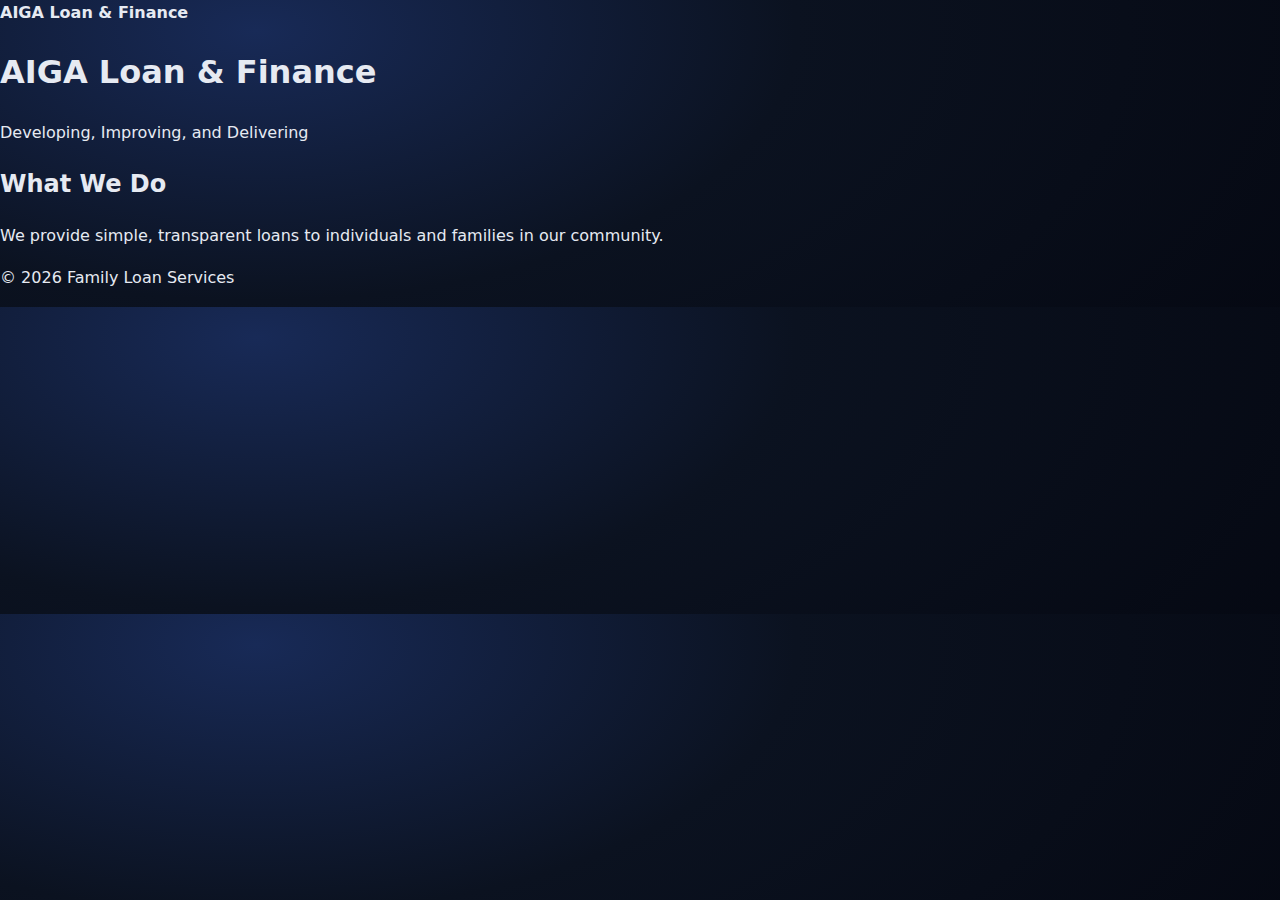
<file: index.html>
<!DOCTYPE html>
<html lang="en">
<head>
  <meta charset="UTF-8">
  <title>AIGA Loan & Finance</title>
  <link rel="stylesheet" href="style.css">
</head>
<body>

<nav>
  <strong>AIGA Loan & Finance</strong>
</nav>

<header>
  <h1>AIGA Loan & Finance</h1>
  <p>Developing, Improving, and Delivering </p>
</header>

<section>
  <h2>What We Do</h2>
  <p>
    We provide simple, transparent loans to individuals
    and families in our community.
  </p>
</section>

<footer>
  <p>© 2026 Family Loan Services</p>
</footer>

</body>
</html>
</file>
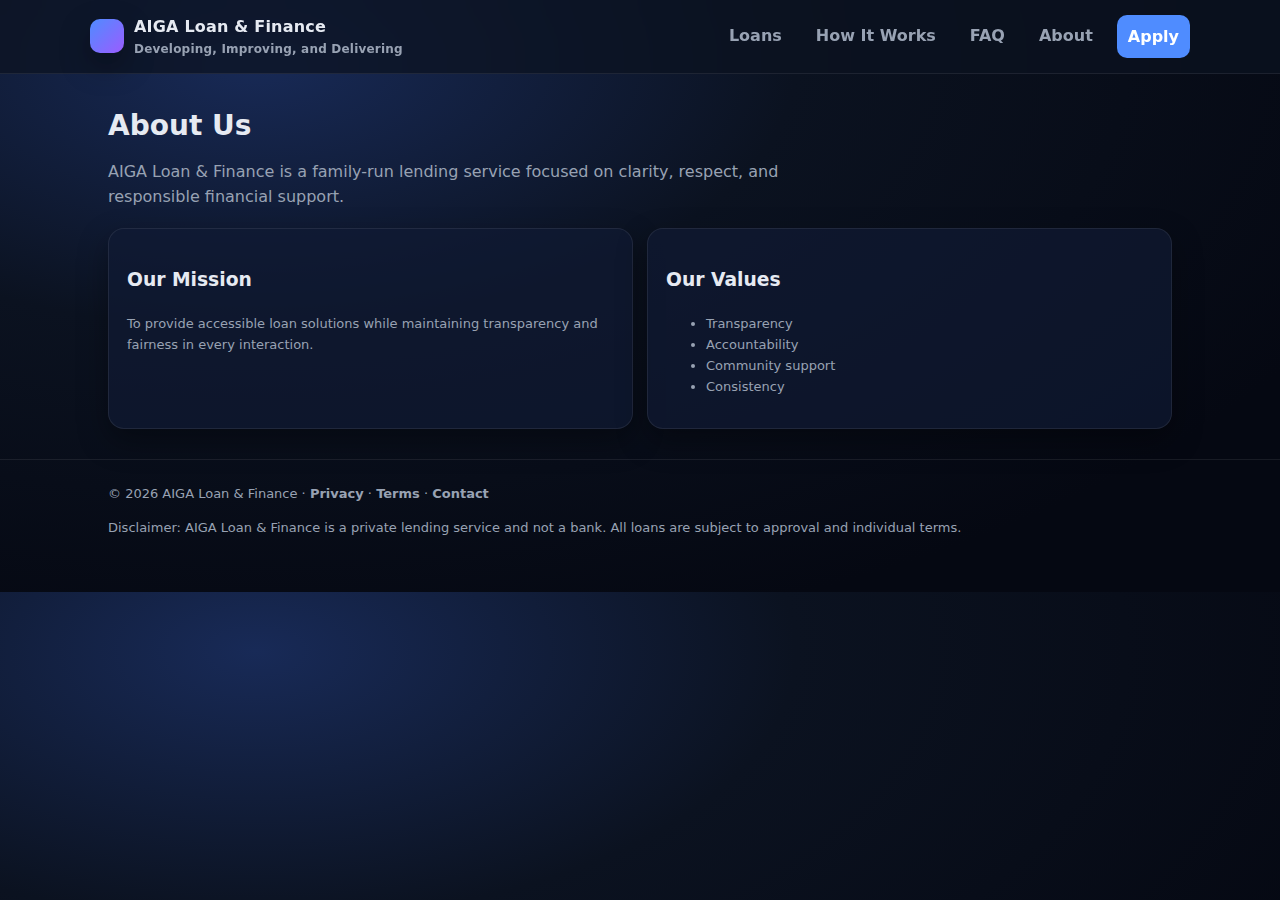
<file: about.html>
<!DOCTYPE html>
<html lang="en">
<head>
  <meta charset="UTF-8" />
  <meta name="viewport" content="width=device-width, initial-scale=1.0"/>
  <title>About · AIGA Loan & Finance</title>
  <link rel="stylesheet" href="style.css"/>
</head>
<body>

<!-- HEADER -->
<div class="topbar">
  <div class="container nav">
    <a class="brand" href="index.html">
      <span class="logo"></span>
      <span>AIGA Loan &amp; Finance
        <span style="display:block;font-size:12px;color:var(--muted);font-weight:700;">
          Developing, Improving, and Delivering
        </span>
      </span>
    </a>
    <div class="links">
      <a href="loans.html">Loans</a>
      <a href="how-it-works.html">How It Works</a>
      <a href="faq.html">FAQ</a>
      <a href="about.html">About</a>
      <a class="btn primary" href="apply.html">Apply</a>
    </div>
  </div>
</div>

<!-- CONTENT -->
<div class="section">
  <div class="container">
    <h2>About Us</h2>
    <p class="lead">
      AIGA Loan &amp; Finance is a family-run lending service focused on clarity,
      respect, and responsible financial support.
    </p>

    <div class="grid2">
      <div class="card pad">
        <h3>Our Mission</h3>
        <p class="small">
          To provide accessible loan solutions while maintaining transparency
          and fairness in every interaction.
        </p>
      </div>
      <div class="card pad">
        <h3>Our Values</h3>
        <ul class="small">
          <li>Transparency</li>
          <li>Accountability</li>
          <li>Community support</li>
          <li>Consistency</li>
        </ul>
      </div>
    </div>
  </div>
</div>

<!-- FOOTER -->
<div class="footer">
  <div class="container">
    <div class="small">
      © 2026 AIGA Loan &amp; Finance ·
      <a href="privacy.html">Privacy</a> ·
      <a href="terms.html">Terms</a> ·
      <a href="contact.html">Contact</a>
    </div>
    <p class="small">
      Disclaimer: AIGA Loan &amp; Finance is a private lending service and not a bank.
      All loans are subject to approval and individual terms.
    </p>
  </div>
</div>

</body>
</html>
</file>
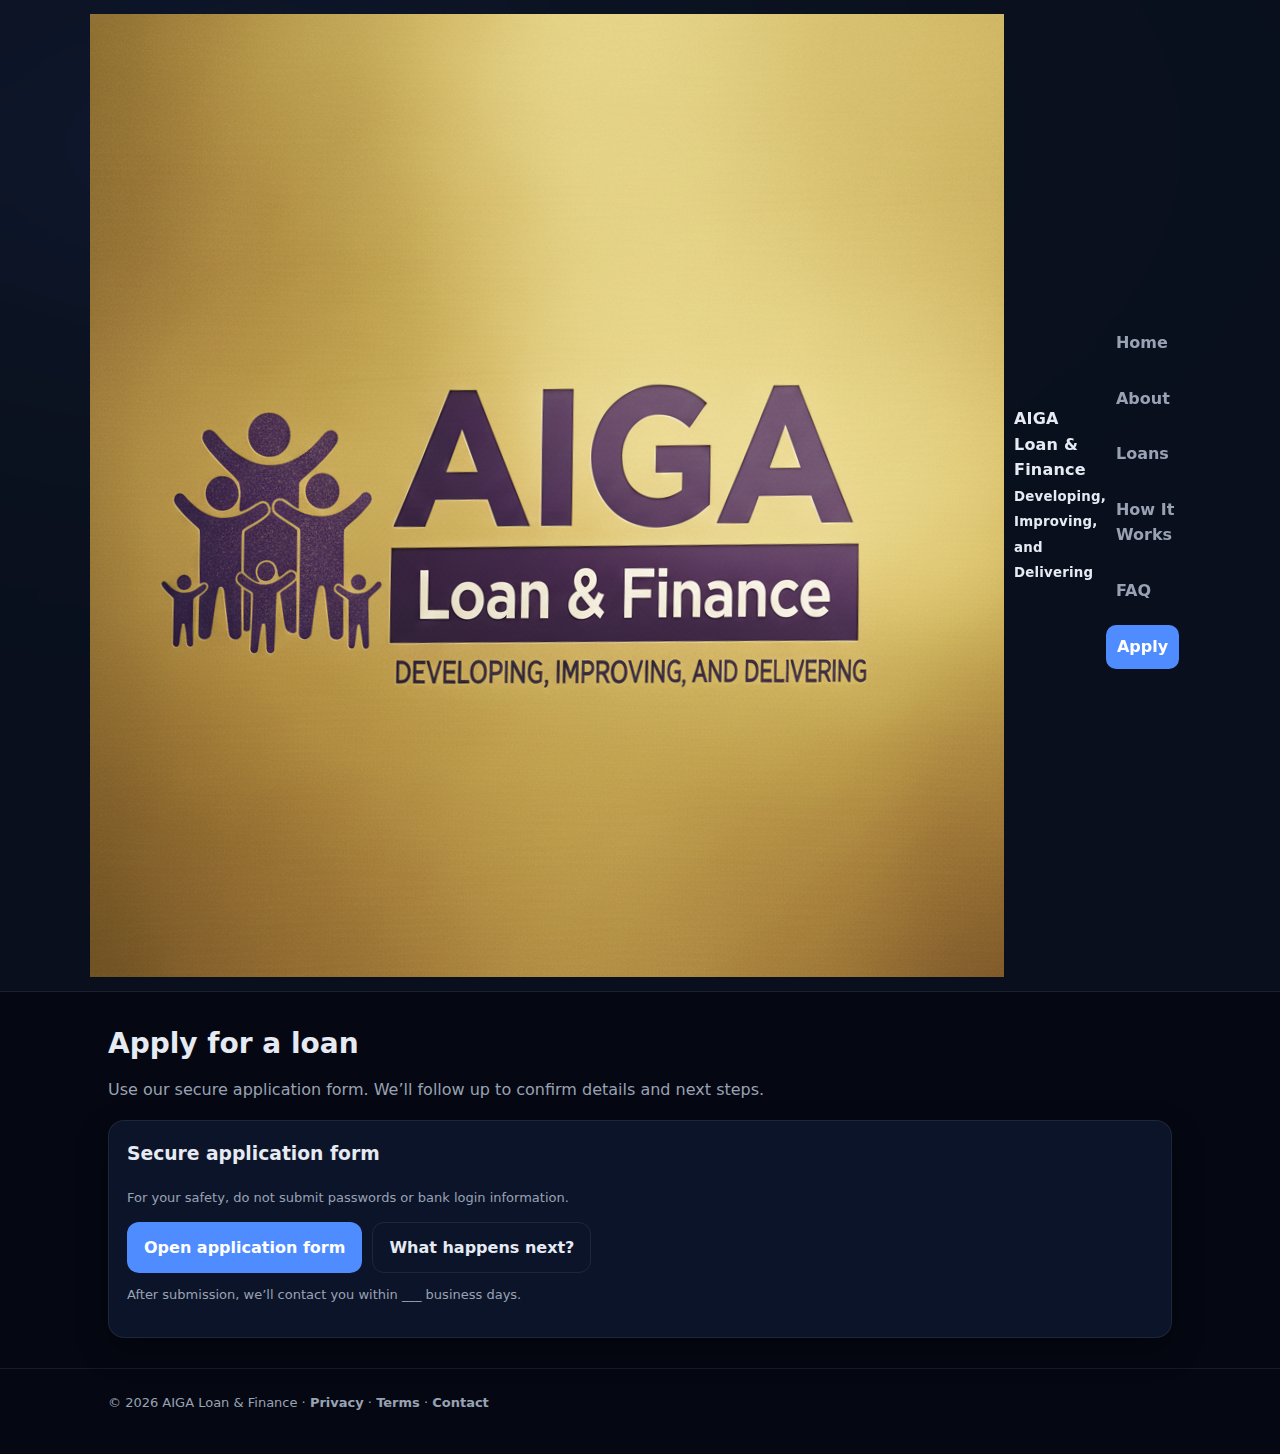
<file: apply.html>
<!DOCTYPE html>
<html lang="en">
<head>
  <meta charset="UTF-8" />
  <meta name="viewport" content="width=device-width, initial-scale=1.0"/>
  <title>Apply · AIGA Loan & Finance</title>
  <link rel="stylesheet" href="style.css"/>
</head>
<body>

<div class="topbar">
  <div class="container nav">
    <a class="brand" href="index.html">
      <img class="brand-logo" src="aiga-logo.png" alt="AIGA logo">
      <span class="brand-title">AIGA Loan &amp; Finance
        <small>Developing, Improving, and Delivering</small>
      </span>
    </a>
    <div class="links">
      <a href="index.html">Home</a>
      <a href="about.html">About</a>
      <a href="loans.html">Loans</a>
      <a href="how-it-works.html">How It Works</a>
      <a href="faq.html">FAQ</a>
      <a class="btn primary active" href="apply.html">Apply</a>
    </div>
  </div>
</div>

<div class="section">
  <div class="container">
    <h2>Apply for a loan</h2>
    <p class="lead">Use our secure application form. We’ll follow up to confirm details and next steps.</p>

    <div class="card pad">
      <h3 style="margin-top:0;">Secure application form</h3>
      <p class="small">For your safety, do not submit passwords or bank login information.</p>

      <div style="display:flex; gap:10px; flex-wrap:wrap;">
        <a class="btn primary" href="PASTE_FORM_LINK_HERE" target="_blank" rel="noopener">Open application form</a>
        <a class="btn ghost" href="how-it-works.html">What happens next?</a>
      </div>

      <p class="small" style="margin-top:12px;">
        After submission, we’ll contact you within ___ business days.
      </p>
    </div>
  </div>
</div>

<div class="footer">
  <div class="container">
    <div class="small">© 2026 AIGA Loan &amp; Finance · <a href="privacy.html">Privacy</a> · <a href="terms.html">Terms</a> · <a href="contact.html">Contact</a></div>
  </div>
</div>

</body>
</html>
</file>
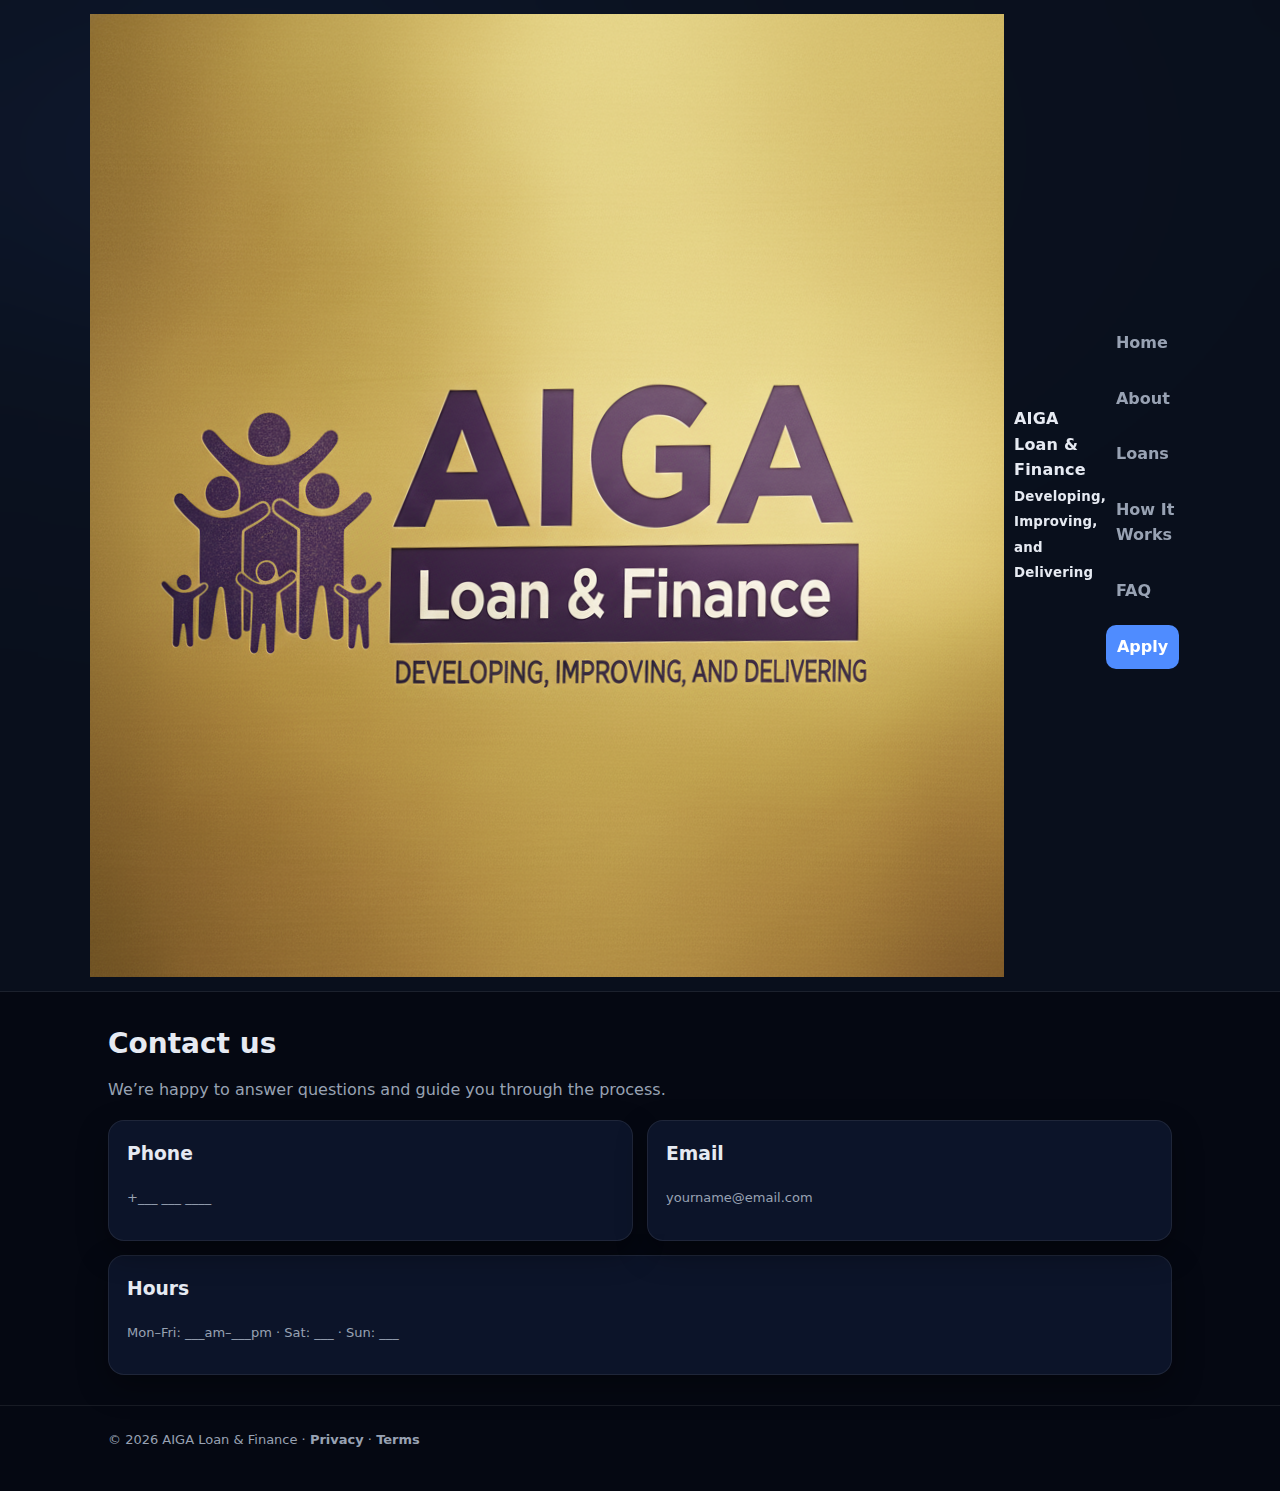
<file: contact.html>
<!DOCTYPE html>
<html lang="en">
<head>
  <meta charset="UTF-8" />
  <meta name="viewport" content="width=device-width, initial-scale=1.0"/>
  <title>Contact · AIGA Loan & Finance</title>
  <link rel="stylesheet" href="style.css"/>
</head>
<body>

<div class="topbar">
  <div class="container nav">
    <a class="brand" href="index.html">
      <img class="brand-logo" src="aiga-logo.png" alt="AIGA logo">
      <span class="brand-title">AIGA Loan &amp; Finance
        <small>Developing, Improving, and Delivering</small>
      </span>
    </a>
    <div class="links">
      <a href="index.html">Home</a>
      <a href="about.html">About</a>
      <a href="loans.html">Loans</a>
      <a href="how-it-works.html">How It Works</a>
      <a href="faq.html">FAQ</a>
      <a class="btn primary" href="apply.html">Apply</a>
    </div>
  </div>
</div>

<div class="section">
  <div class="container">
    <h2>Contact us</h2>
    <p class="lead">We’re happy to answer questions and guide you through the process.</p>

    <div class="grid2">
      <div class="card pad">
        <h3 style="margin-top:0;">Phone</h3>
        <p class="small">+___ ___ ____</p>
      </div>
      <div class="card pad">
        <h3 style="margin-top:0;">Email</h3>
        <p class="small">yourname@email.com</p>
      </div>
    </div>

    <div class="card pad" style="margin-top:14px;">
      <h3 style="margin-top:0;">Hours</h3>
      <p class="small">Mon–Fri: ___am–___pm · Sat: ___ · Sun: ___</p>
    </div>
  </div>
</div>

<div class="footer">
  <div class="container">
    <div class="small">© 2026 AIGA Loan &amp; Finance · <a href="privacy.html">Privacy</a> · <a href="terms.html">Terms</a></div>
  </div>
</div>

</body>
</html>
</file>
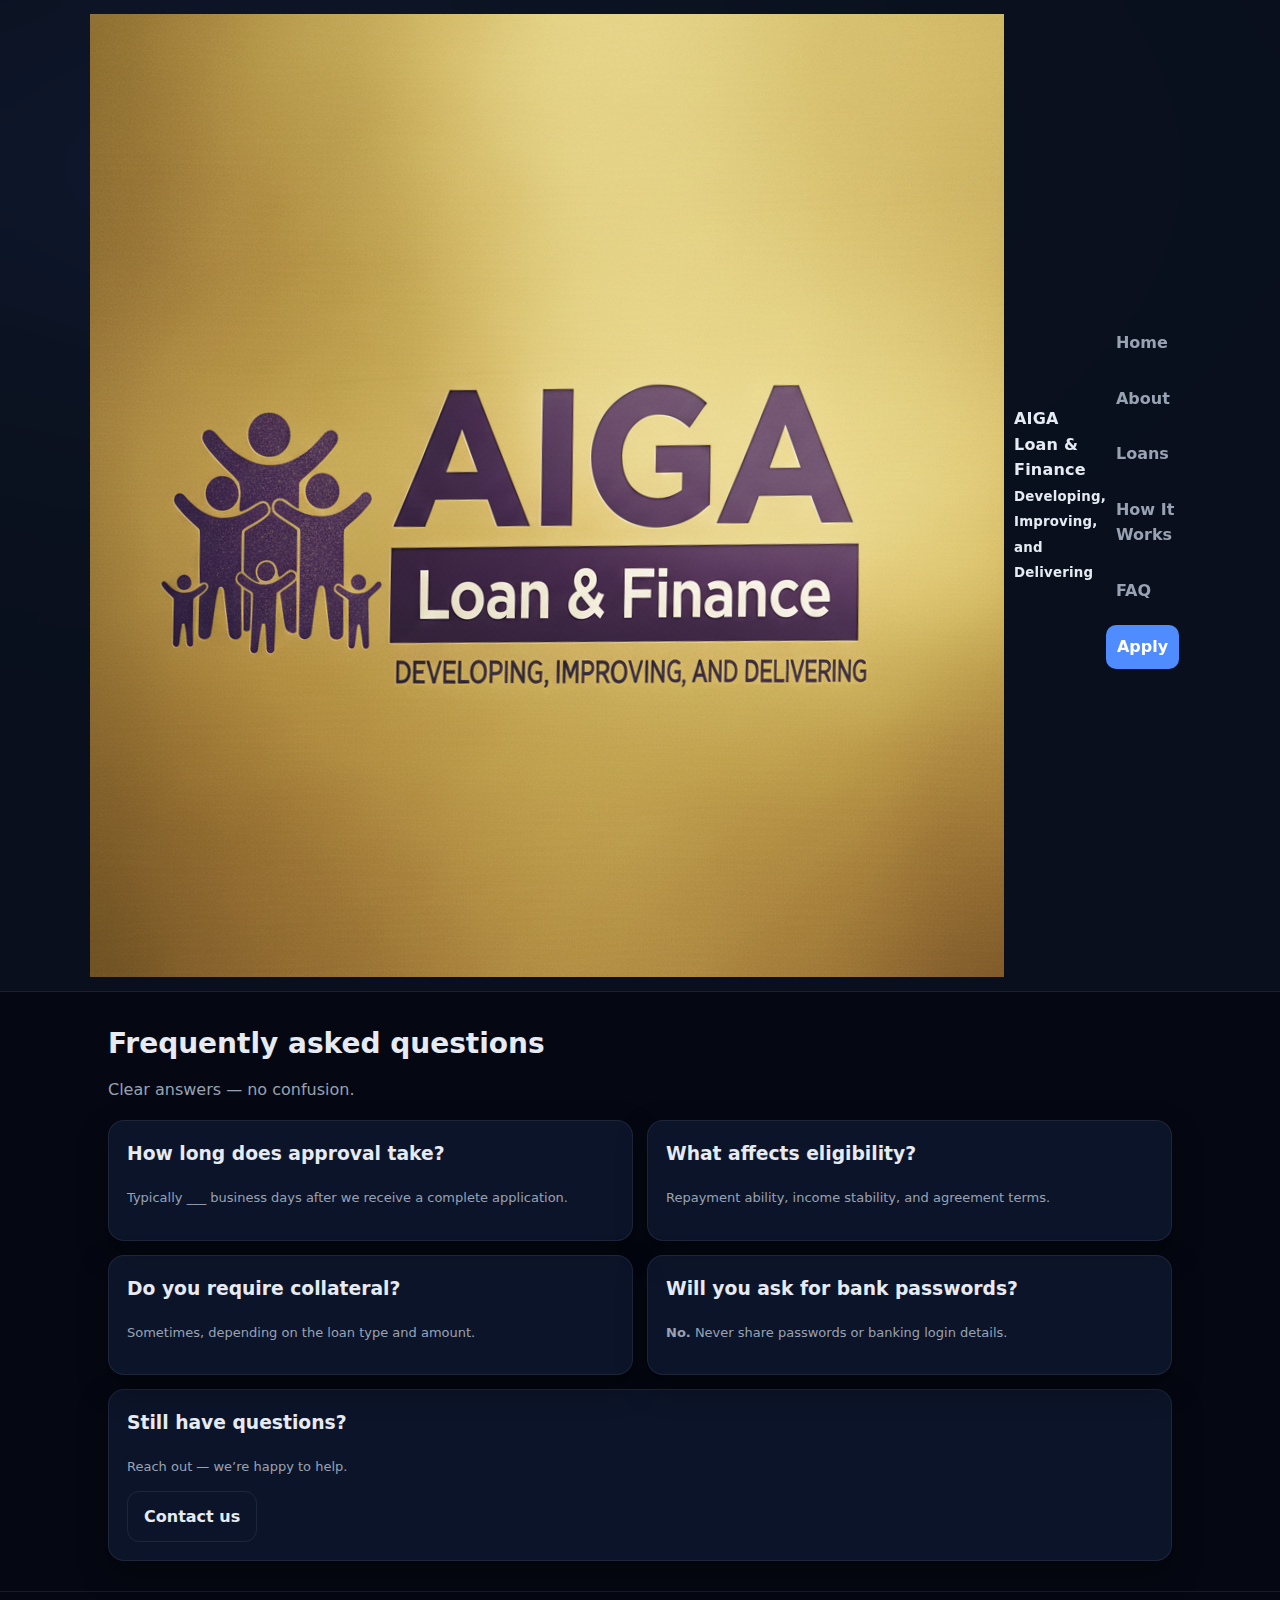
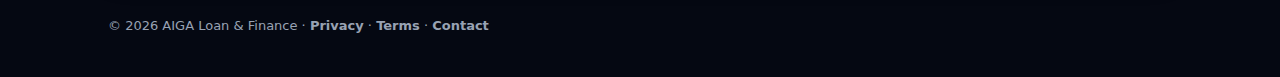
<file: faq.html>
<!DOCTYPE html>
<html lang="en">
<head>
  <meta charset="UTF-8" />
  <meta name="viewport" content="width=device-width, initial-scale=1.0"/>
  <title>FAQ · AIGA Loan & Finance</title>
  <link rel="stylesheet" href="style.css"/>
</head>
<body>

<div class="topbar">
  <div class="container nav">
    <a class="brand" href="index.html">
      <img class="brand-logo" src="aiga-logo.png" alt="AIGA logo">
      <span class="brand-title">AIGA Loan &amp; Finance
        <small>Developing, Improving, and Delivering</small>
      </span>
    </a>
    <div class="links">
      <a href="index.html">Home</a>
      <a href="about.html">About</a>
      <a href="loans.html">Loans</a>
      <a href="how-it-works.html">How It Works</a>
      <a class="active" href="faq.html">FAQ</a>
      <a class="btn primary" href="apply.html">Apply</a>
    </div>
  </div>
</div>

<div class="section">
  <div class="container">
    <h2>Frequently asked questions</h2>
    <p class="lead">Clear answers — no confusion.</p>

    <div class="grid2">
      <div class="card pad"><h3 style="margin-top:0;">How long does approval take?</h3><p class="small">Typically ___ business days after we receive a complete application.</p></div>
      <div class="card pad"><h3 style="margin-top:0;">What affects eligibility?</h3><p class="small">Repayment ability, income stability, and agreement terms.</p></div>
      <div class="card pad"><h3 style="margin-top:0;">Do you require collateral?</h3><p class="small">Sometimes, depending on the loan type and amount.</p></div>
      <div class="card pad"><h3 style="margin-top:0;">Will you ask for bank passwords?</h3><p class="small"><b>No.</b> Never share passwords or banking login details.</p></div>
    </div>

    <div class="card pad" style="margin-top:14px;">
      <h3 style="margin-top:0;">Still have questions?</h3>
      <p class="small">Reach out — we’re happy to help.</p>
      <a class="btn purple" href="contact.html">Contact us</a>
    </div>
  </div>
</div>

<div class="footer">
  <div class="container">
    <div class="small">© 2026 AIGA Loan &amp; Finance · <a href="privacy.html">Privacy</a> · <a href="terms.html">Terms</a> · <a href="contact.html">Contact</a></div>
  </div>
</div>

</body>
</html>
</file>
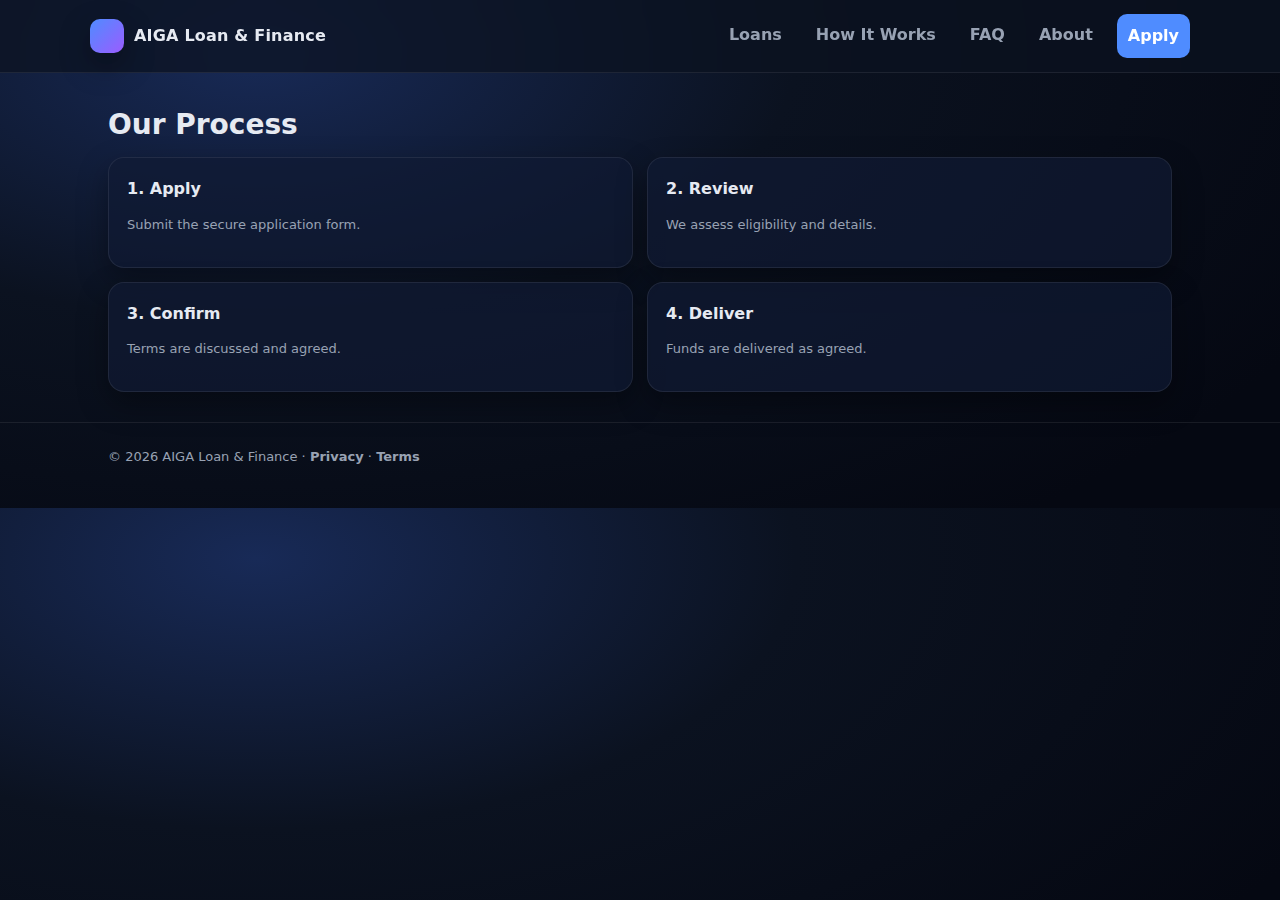
<file: how-it-works.html>
<!DOCTYPE html>
<html lang="en">
<head>
  <meta charset="UTF-8"/>
  <meta name="viewport" content="width=device-width, initial-scale=1.0"/>
  <title>How It Works · AIGA Loan & Finance</title>
  <link rel="stylesheet" href="style.css"/>
</head>
<body>

<div class="topbar">
  <div class="container nav">
    <a class="brand" href="index.html"><span class="logo"></span><span>AIGA Loan &amp; Finance</span></a>
    <div class="links">
      <a href="loans.html">Loans</a>
      <a href="how-it-works.html">How It Works</a>
      <a href="faq.html">FAQ</a>
      <a href="about.html">About</a>
      <a class="btn primary" href="apply.html">Apply</a>
    </div>
  </div>
</div>

<div class="section">
  <div class="container">
    <h2>Our Process</h2>
    <div class="grid2">
      <div class="card pad"><b>1. Apply</b><p class="small">Submit the secure application form.</p></div>
      <div class="card pad"><b>2. Review</b><p class="small">We assess eligibility and details.</p></div>
      <div class="card pad"><b>3. Confirm</b><p class="small">Terms are discussed and agreed.</p></div>
      <div class="card pad"><b>4. Deliver</b><p class="small">Funds are delivered as agreed.</p></div>
    </div>
  </div>
</div>

<div class="footer">
  <div class="container">
    <div class="small">© 2026 AIGA Loan &amp; Finance · <a href="privacy.html">Privacy</a> · <a href="terms.html">Terms</a></div>
  </div>
</div>

</body>
</html>
</file>
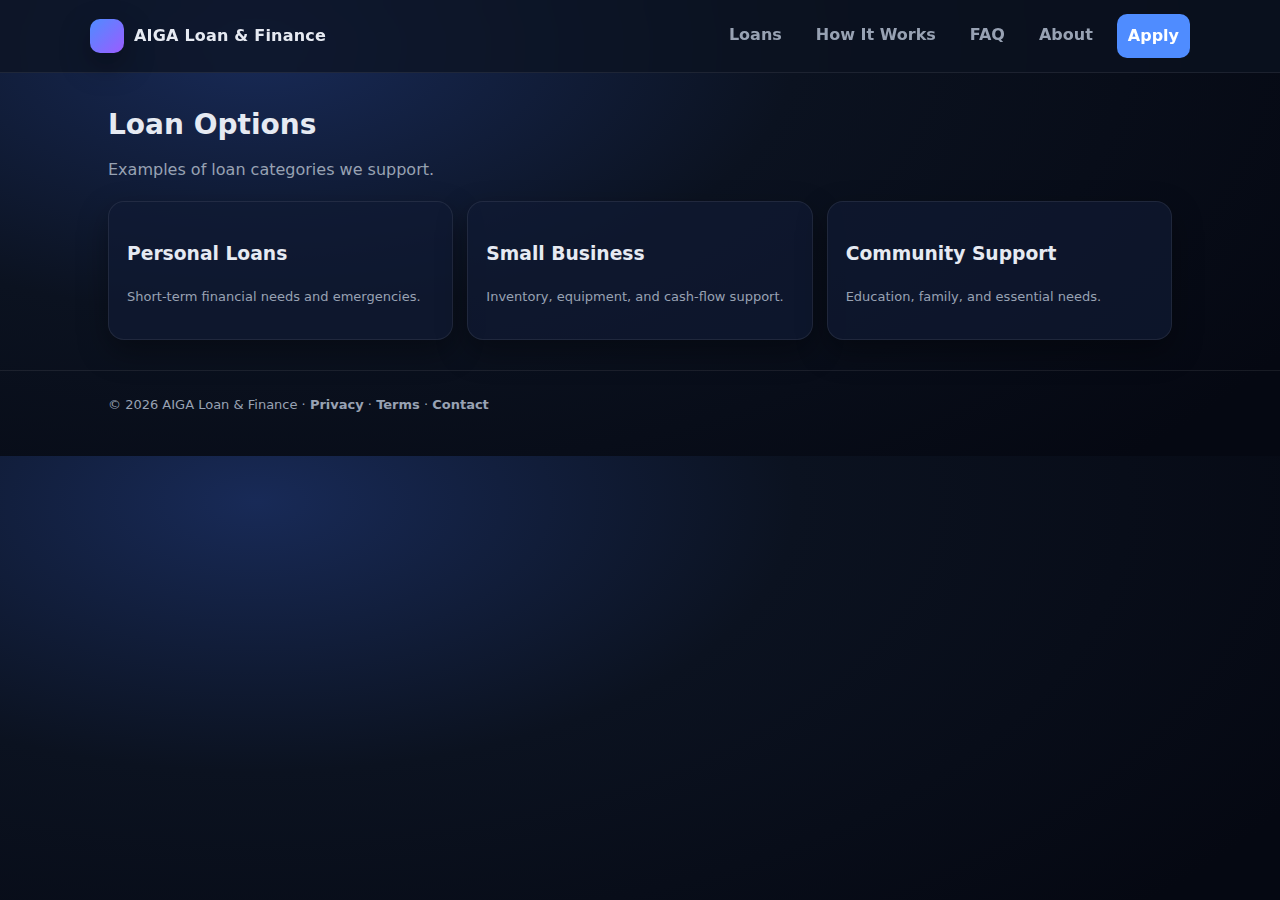
<file: loans.html>
<!DOCTYPE html>
<html lang="en">
<head>
  <meta charset="UTF-8"/>
  <meta name="viewport" content="width=device-width, initial-scale=1.0"/>
  <title>Loans · AIGA Loan & Finance</title>
  <link rel="stylesheet" href="style.css"/>
</head>
<body>

<!-- HEADER -->
<div class="topbar">
  <div class="container nav">
    <a class="brand" href="index.html"><span class="logo"></span><span>AIGA Loan &amp; Finance</span></a>
    <div class="links">
      <a href="loans.html">Loans</a>
      <a href="how-it-works.html">How It Works</a>
      <a href="faq.html">FAQ</a>
      <a href="about.html">About</a>
      <a class="btn primary" href="apply.html">Apply</a>
    </div>
  </div>
</div>

<!-- CONTENT -->
<div class="section">
  <div class="container">
    <h2>Loan Options</h2>
    <p class="lead">Examples of loan categories we support.</p>

    <div class="grid3">
      <div class="card pad">
        <h3>Personal Loans</h3>
        <p class="small">Short-term financial needs and emergencies.</p>
      </div>
      <div class="card pad">
        <h3>Small Business</h3>
        <p class="small">Inventory, equipment, and cash-flow support.</p>
      </div>
      <div class="card pad">
        <h3>Community Support</h3>
        <p class="small">Education, family, and essential needs.</p>
      </div>
    </div>
  </div>
</div>

<!-- FOOTER -->
<div class="footer">
  <div class="container">
    <div class="small">© 2026 AIGA Loan &amp; Finance · <a href="privacy.html">Privacy</a> · <a href="terms.html">Terms</a> · <a href="contact.html">Contact</a></div>
  </div>
</div>

</body>
</html>
</file>
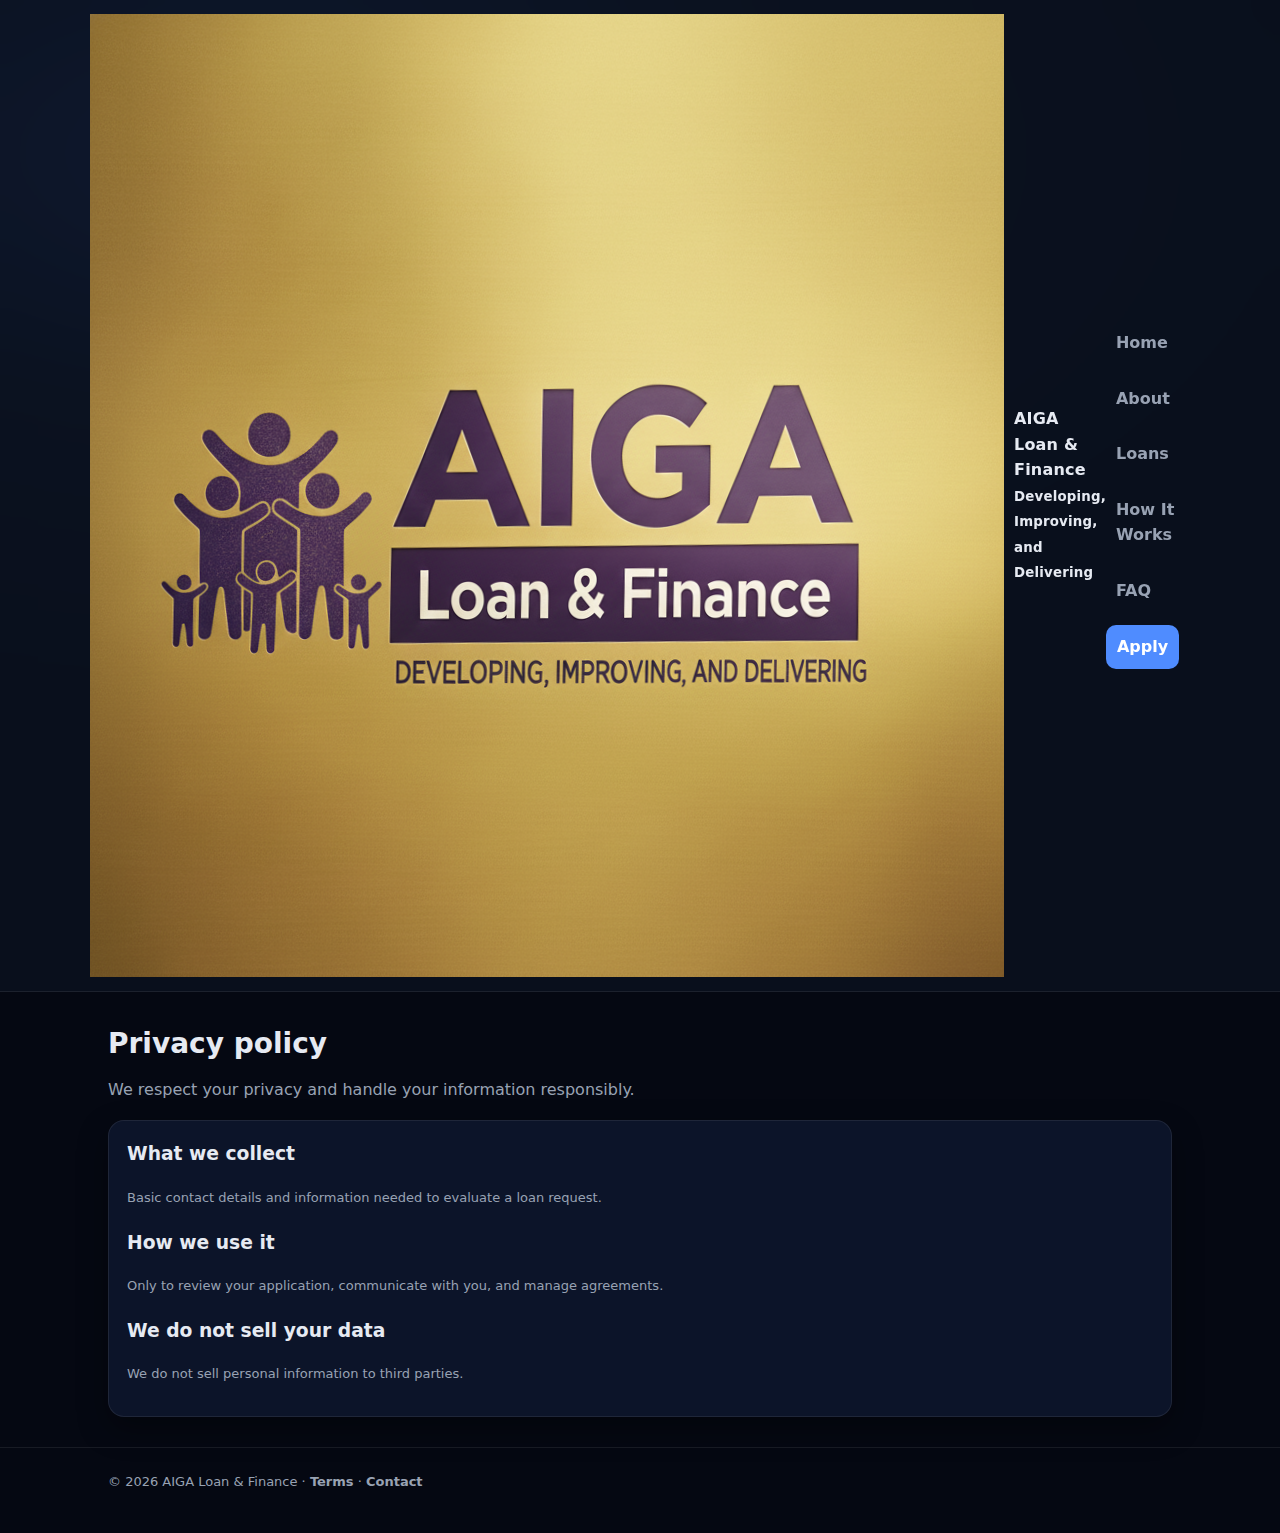
<file: privacy.html>
<!DOCTYPE html>
<html lang="en">
<head>
  <meta charset="UTF-8" />
  <meta name="viewport" content="width=device-width, initial-scale=1.0"/>
  <title>Privacy · AIGA Loan & Finance</title>
  <link rel="stylesheet" href="style.css"/>
</head>
<body>

<div class="topbar">
  <div class="container nav">
    <a class="brand" href="index.html">
      <img class="brand-logo" src="aiga-logo.png" alt="AIGA logo">
      <span class="brand-title">AIGA Loan &amp; Finance
        <small>Developing, Improving, and Delivering</small>
      </span>
    </a>
    <div class="links">
      <a href="index.html">Home</a>
      <a href="about.html">About</a>
      <a href="loans.html">Loans</a>
      <a href="how-it-works.html">How It Works</a>
      <a href="faq.html">FAQ</a>
      <a class="btn primary" href="apply.html">Apply</a>
    </div>
  </div>
</div>

<div class="section">
  <div class="container">
    <h2>Privacy policy</h2>
    <p class="lead">We respect your privacy and handle your information responsibly.</p>

    <div class="card pad">
      <h3 style="margin-top:0;">What we collect</h3>
      <p class="small">Basic contact details and information needed to evaluate a loan request.</p>

      <h3>How we use it</h3>
      <p class="small">Only to review your application, communicate with you, and manage agreements.</p>

      <h3>We do not sell your data</h3>
      <p class="small">We do not sell personal information to third parties.</p>
    </div>
  </div>
</div>

<div class="footer">
  <div class="container">
    <div class="small">© 2026 AIGA Loan &amp; Finance · <a href="terms.html">Terms</a> · <a href="contact.html">Contact</a></div>
  </div>
</div>

</body>
</html>
</file>
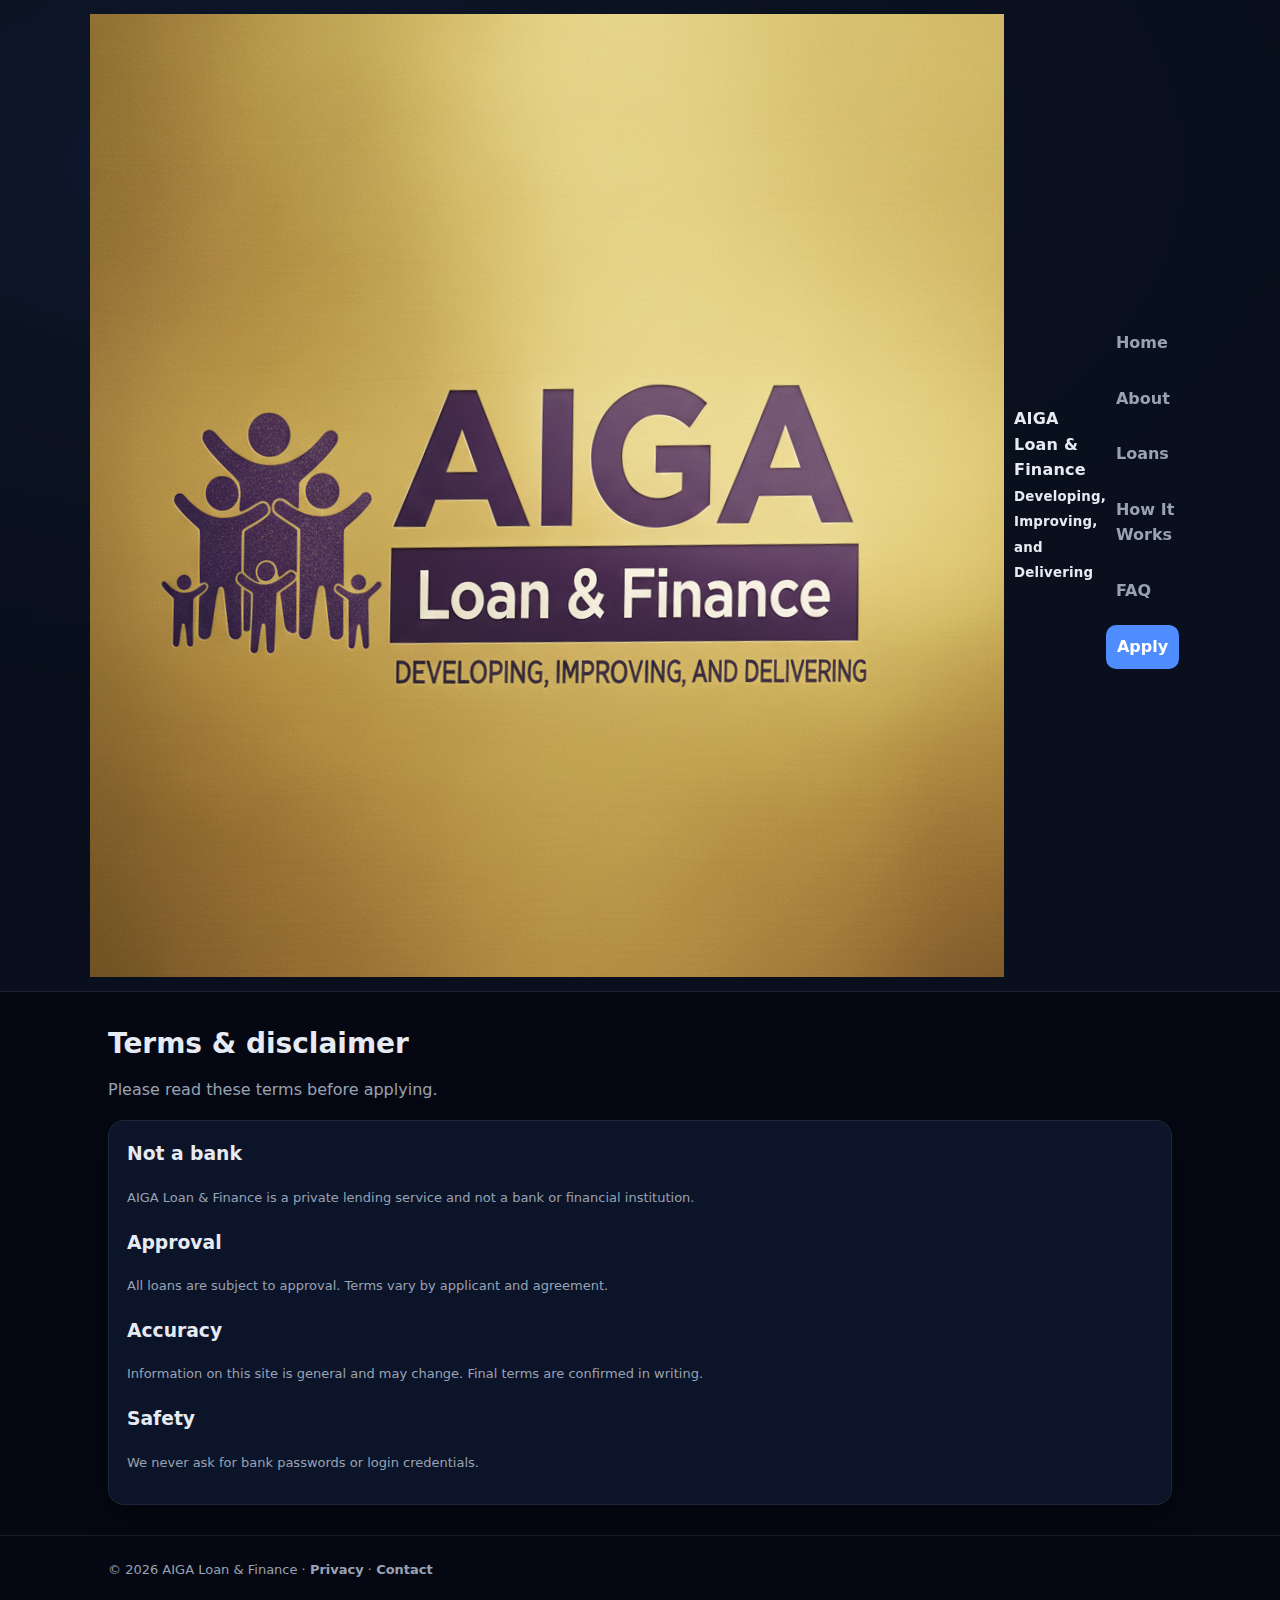
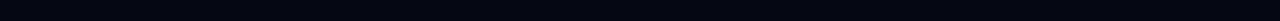
<file: terms.html>
<!DOCTYPE html>
<html lang="en">
<head>
  <meta charset="UTF-8" />
  <meta name="viewport" content="width=device-width, initial-scale=1.0"/>
  <title>Terms · AIGA Loan & Finance</title>
  <link rel="stylesheet" href="style.css"/>
</head>
<body>

<div class="topbar">
  <div class="container nav">
    <a class="brand" href="index.html">
      <img class="brand-logo" src="aiga-logo.png" alt="AIGA logo">
      <span class="brand-title">AIGA Loan &amp; Finance
        <small>Developing, Improving, and Delivering</small>
      </span>
    </a>
    <div class="links">
      <a href="index.html">Home</a>
      <a href="about.html">About</a>
      <a href="loans.html">Loans</a>
      <a href="how-it-works.html">How It Works</a>
      <a href="faq.html">FAQ</a>
      <a class="btn primary" href="apply.html">Apply</a>
    </div>
  </div>
</div>

<div class="section">
  <div class="container">
    <h2>Terms &amp; disclaimer</h2>
    <p class="lead">Please read these terms before applying.</p>

    <div class="card pad">
      <h3 style="margin-top:0;">Not a bank</h3>
      <p class="small">AIGA Loan &amp; Finance is a private lending service and not a bank or financial institution.</p>

      <h3>Approval</h3>
      <p class="small">All loans are subject to approval. Terms vary by applicant and agreement.</p>

      <h3>Accuracy</h3>
      <p class="small">Information on this site is general and may change. Final terms are confirmed in writing.</p>

      <h3>Safety</h3>
      <p class="small">We never ask for bank passwords or login credentials.</p>
    </div>
  </div>
</div>

<div class="footer">
  <div class="container">
    <div class="small">© 2026 AIGA Loan &amp; Finance · <a href="privacy.html">Privacy</a> · <a href="contact.html">Contact</a></div>
  </div>
</div>

</body>
</html>
</file>
<file: style.css>
:root{
  --bg:#0b1220;
  --card:#0f1a33;
  --muted:#98a2b3;
  --text:#e6eaf2;
  --white:#ffffff;
  --accent:#4f8cff;
  --accent2:#22c55e;
  --border:rgba(255,255,255,.08);
  --shadow: 0 12px 30px rgba(0,0,0,.35);
  --radius:16px;
  --max:1100px;
}

*{box-sizing:border-box}
body{
  margin:0;
  font-family: system-ui, -apple-system, Segoe UI, Roboto, Arial, sans-serif;
  background: radial-gradient(1200px 600px at 20% 10%, #182a57 0%, var(--bg) 45%, #050812 100%);
  color:var(--text);
  line-height:1.6;
}
a{color:inherit; text-decoration:none}
.container{max-width:var(--max); margin:0 auto; padding:0 18px}
.btn{
  display:inline-flex; gap:10px; align-items:center; justify-content:center;
  padding:12px 16px; border-radius:12px; font-weight:700;
  border:1px solid var(--border);
  transition: transform .08s ease, opacity .2s ease;
}
.btn:hover{transform: translateY(-1px); opacity:.95}
.btn.primary{background:var(--accent); border-color:transparent; color:var(--white)}
.btn.ghost{background:transparent}
.badge{
  display:inline-block; padding:6px 10px; border-radius:999px;
  border:1px solid var(--border); color:var(--muted); font-size:13px;
}

.topbar{
  position:sticky; top:0; z-index:50;
  background:rgba(11,18,32,.72);
  backdrop-filter: blur(14px);
  border-bottom:1px solid var(--border);
}
.nav{
  display:flex; align-items:center; justify-content:space-between;
  padding:14px 0;
}
.brand{display:flex; gap:10px; align-items:center; font-weight:900; letter-spacing:.2px}
.brand .logo{
  width:34px; height:34px; border-radius:10px;
  background: linear-gradient(135deg, var(--accent), #9b5cff);
  box-shadow: var(--shadow);
}
.links{display:flex; gap:14px; flex-wrap:wrap}
.links a{
  color:var(--muted); font-weight:700; padding:8px 10px; border-radius:10px;
}
.links a:hover{background:rgba(255,255,255,.06); color:var(--text)}

.hero{
  padding:54px 0 30px;
}
.hero-grid{
  display:grid; grid-template-columns: 1.2fr .8fr; gap:22px;
  align-items:stretch;
}
.hero h1{font-size:42px; line-height:1.1; margin:10px 0 12px}
.hero p{color:var(--muted); margin:0 0 18px; max-width:58ch}
.card{
  background:rgba(15,26,51,.7);
  border:1px solid var(--border);
  border-radius:var(--radius);
  box-shadow: var(--shadow);
}
.card.pad{padding:18px}
.kpis{display:grid; grid-template-columns:repeat(3,1fr); gap:10px; margin-top:16px}
.kpi{padding:14px; border-radius:14px; border:1px solid var(--border); background:rgba(255,255,255,.04)}
.kpi b{display:block; font-size:18px}
.kpi span{color:var(--muted); font-size:13px}

.section{padding:30px 0}
.section h2{margin:0 0 10px; font-size:28px}
.section p.lead{color:var(--muted); margin:0 0 18px; max-width:70ch}
.grid3{display:grid; grid-template-columns:repeat(3,1fr); gap:14px}
.grid2{display:grid; grid-template-columns:repeat(2,1fr); gap:14px}
.feature{padding:18px}
.feature h3{margin:0 0 6px}
.feature p{margin:0; color:var(--muted)}

.table{width:100%; border-collapse:collapse}
.table th,.table td{padding:12px; border-bottom:1px solid var(--border); text-align:left}
.table th{color:var(--muted); font-size:13px}

.footer{
  padding:24px 0 40px;
  color:var(--muted);
  border-top:1px solid var(--border);
}
.footer a{color:var(--muted); font-weight:700}
.footer a:hover{color:var(--text)}
.small{font-size:13px; color:var(--muted)}

@media (max-width: 900px){
  .hero-grid{grid-template-columns:1fr}
  .grid3{grid-template-columns:1fr}
  .grid2{grid-template-columns:1fr}
  .hero h1{font-size:36px}
}
</file>
